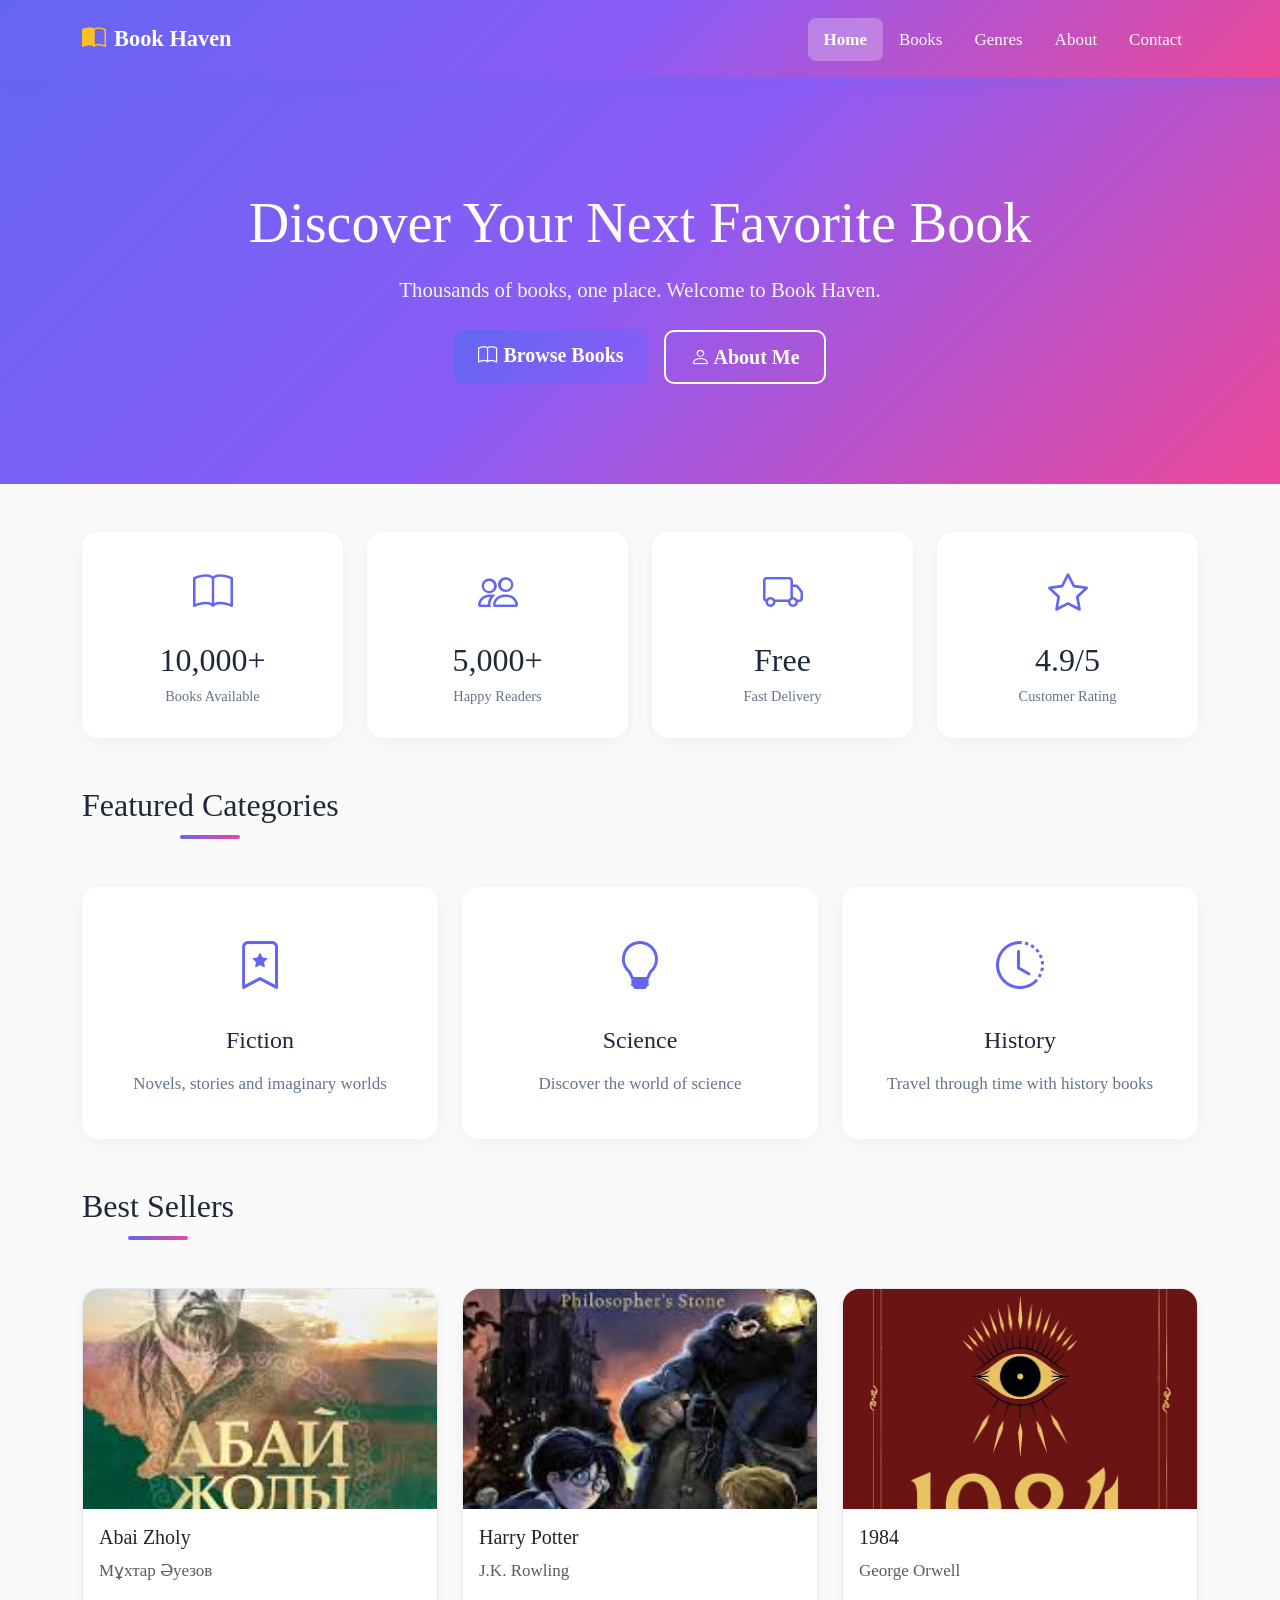
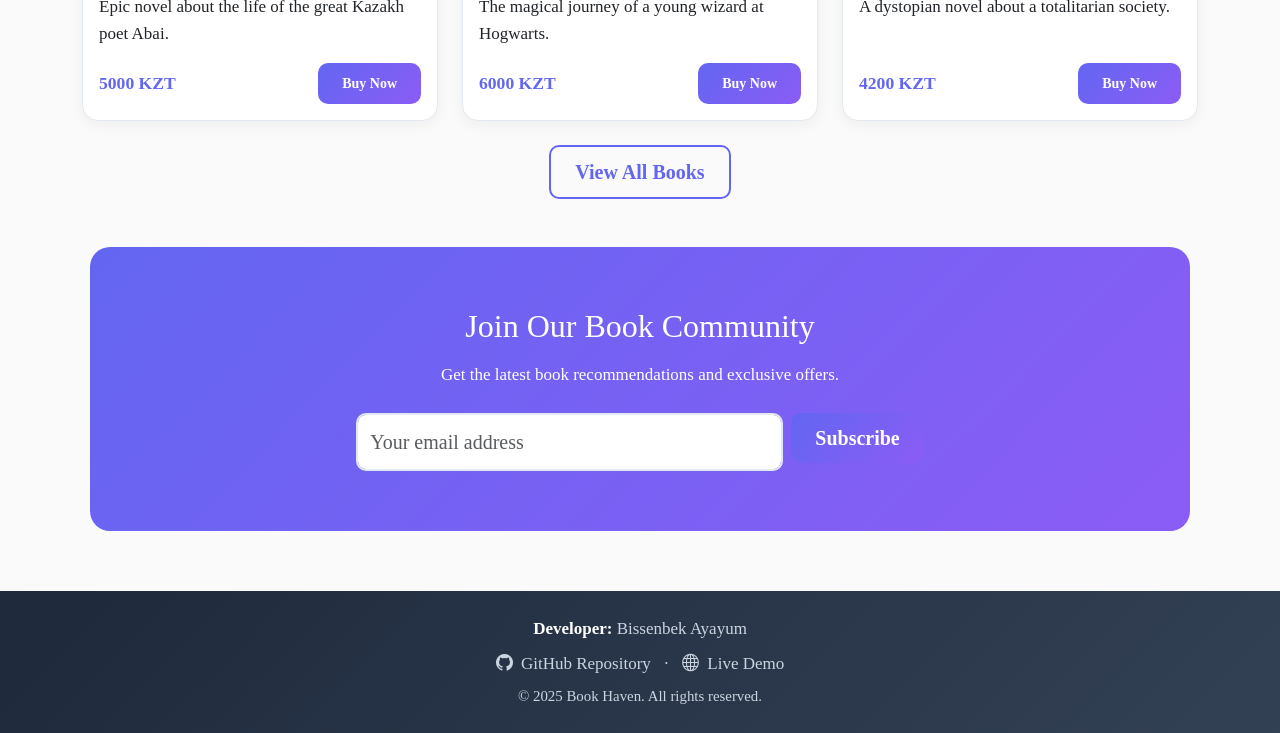
<file: index.html>
<!DOCTYPE html>
<html lang="en">
<head>
    <meta charset="UTF-8">
    <meta name="viewport" content="width=device-width, initial-scale=1.0">
    <title>Book Haven — Your Online Bookstore</title>
    <link href="https://cdn.jsdelivr.net/npm/bootstrap@5.3.3/dist/css/bootstrap.min.css" rel="stylesheet">
    <link rel="stylesheet" href="https://cdn.jsdelivr.net/npm/bootstrap-icons@1.11.3/font/bootstrap-icons.min.css">
    <link rel="stylesheet" href="css/style.css">
</head>
<body>

    <nav class="navbar navbar-expand-lg navbar-dark navbar-custom fixed-top" aria-label="Main navigation">
        <div class="container">
            <a class="navbar-brand d-flex align-items-center gap-2" href="index.html">
                <i class="bi bi-book-half brand-icon"></i>
                <span>Book Haven</span>
            </a>
            <button class="navbar-toggler" type="button" data-bs-toggle="collapse" data-bs-target="#mainNavbar">
                <span class="navbar-toggler-icon"></span>
            </button>
            <div class="collapse navbar-collapse" id="mainNavbar">
                <ul class="navbar-nav ms-auto mb-2 mb-lg-0">
                    <li class="nav-item"><a class="nav-link active" href="index.html">Home</a></li>
                    <li class="nav-item"><a class="nav-link" href="books.html">Books</a></li>
                    <li class="nav-item"><a class="nav-link" href="genres.html">Genres</a></li>
                    <li class="nav-item"><a class="nav-link" href="about.html">About</a></li>
                    <li class="nav-item"><a class="nav-link" href="contact.html">Contact</a></li>
                </ul>
            </div>
        </div>
    </nav>

    <header class="hero-section text-center">
        <div class="container">
            <h1 class="hero-title mb-3">Discover Your Next Favorite Book</h1>
            <p class="hero-subtitle mb-4">Thousands of books, one place. Welcome to Book Haven.</p>
            <div class="d-flex gap-3 justify-content-center flex-wrap">
                <a href="books.html" class="btn btn-primary btn-lg">
                    <i class="bi bi-book"></i> Browse Books
                </a>
                <a href="about.html" class="btn btn-outline-light btn-lg">
                    <i class="bi bi-person"></i> About Me
                </a>
            </div>
        </div>
    </header>

    <section class="container my-5">
        <div class="row row-cols-1 row-cols-md-2 row-cols-lg-4 g-4 text-center">
            <div class="col">
                <div class="stat-card">
                    <i class="bi bi-book stat-icon"></i>
                    <h3 class="stat-number">10,000+</h3>
                    <p class="stat-label">Books Available</p>
                </div>
            </div>
            <div class="col">
                <div class="stat-card">
                    <i class="bi bi-people stat-icon"></i>
                    <h3 class="stat-number">5,000+</h3>
                    <p class="stat-label">Happy Readers</p>
                </div>
            </div>
            <div class="col">
                <div class="stat-card">
                    <i class="bi bi-truck stat-icon"></i>
                    <h3 class="stat-number">Free</h3>
                    <p class="stat-label">Fast Delivery</p>
                </div>
            </div>
            <div class="col">
                <div class="stat-card">
                    <i class="bi bi-star stat-icon"></i>
                    <h3 class="stat-number">4.9/5</h3>
                    <p class="stat-label">Customer Rating</p>
                </div>
            </div>
        </div>
    </section>

    <section class="container my-5">
        <h2 class="section-title text-center mb-5">Featured Categories</h2>
        <div class="row row-cols-1 row-cols-md-3 g-4">
            <div class="col">
                <a href="books.html" class="text-decoration-none">
                    <div class="category-card">
                        <i class="bi bi-bookmark-star category-icon"></i>
                        <h4>Fiction</h4>
                        <p>Novels, stories and imaginary worlds</p>
                    </div>
                </a>
            </div>
            <div class="col">
                <a href="books.html" class="text-decoration-none">
                    <div class="category-card">
                        <i class="bi bi-lightbulb category-icon"></i>
                        <h4>Science</h4>
                        <p>Discover the world of science</p>
                    </div>
                </a>
            </div>
            <div class="col">
                <a href="books.html" class="text-decoration-none">
                    <div class="category-card">
                        <i class="bi bi-clock-history category-icon"></i>
                        <h4>History</h4>
                        <p>Travel through time with history books</p>
                    </div>
                </a>
            </div>
        </div>
    </section>

    <section class="container my-5">
        <h2 class="section-title text-center mb-5">Best Sellers</h2>
        <div class="row row-cols-1 row-cols-md-3 g-4">
            <div class="col">
                <div class="card book-card h-100">
                    <img src="images/book1.jpg" class="card-img-top" alt="Abai Zholy">
                    <div class="card-body d-flex flex-column">
                        <h5 class="card-title">Abai Zholy</h5>
                        <p class="text-muted mb-2">Мұхтар Әуезов</p>
                        <p class="card-text flex-grow-1">Epic novel about the life of the great Kazakh poet Abai.</p>
                        <div class="d-flex justify-content-between align-items-center">
                            <span class="price">5000 KZT</span>
                            <button class="btn btn-primary btn-sm">Buy Now</button>
                        </div>
                    </div>
                </div>
            </div>
            <div class="col">
                <div class="card book-card h-100">
                    <img src="images/book2.jpg" class="card-img-top" alt="Harry Potter">
                    <div class="card-body d-flex flex-column">
                        <h5 class="card-title">Harry Potter</h5>
                        <p class="text-muted mb-2">J.K. Rowling</p>
                        <p class="card-text flex-grow-1">The magical journey of a young wizard at Hogwarts.</p>
                        <div class="d-flex justify-content-between align-items-center">
                            <span class="price">6000 KZT</span>
                            <button class="btn btn-primary btn-sm">Buy Now</button>
                        </div>
                    </div>
                </div>
            </div>
            <div class="col">
                <div class="card book-card h-100">
                    <img src="images/book3.jpg" class="card-img-top" alt="1984">
                    <div class="card-body d-flex flex-column">
                        <h5 class="card-title">1984</h5>
                        <p class="text-muted mb-2">George Orwell</p>
                        <p class="card-text flex-grow-1">A dystopian novel about a totalitarian society.</p>
                        <div class="d-flex justify-content-between align-items-center">
                            <span class="price">4200 KZT</span>
                            <button class="btn btn-primary btn-sm">Buy Now</button>
                        </div>
                    </div>
                </div>
            </div>
        </div>
        <div class="text-center mt-4">
            <a href="books.html" class="btn btn-outline-primary btn-lg">View All Books</a>
        </div>
    </section>

    <section class="cta-section text-center my-5">
        <div class="container">
            <h2 class="mb-3">Join Our Book Community</h2>
            <p class="mb-4">Get the latest book recommendations and exclusive offers.</p>
            <form class="row g-2 justify-content-center" onsubmit="event.preventDefault(); alert('Thanks for subscribing!');">
                <div class="col-12 col-md-5">
                    <input type="email" class="form-control form-control-lg" placeholder="Your email address" required>
                </div>
                <div class="col-12 col-md-auto">
                    <button type="submit" class="btn btn-primary btn-lg w-100">Subscribe</button>
                </div>
            </form>
        </div>
    </section>

   <footer class="footer-custom text-center py-4">
    <div class="container">
        <p class="mb-2"><strong>Developer:</strong> Bissenbek Ayayum</p>
        <p class="mb-2">
            <a href="https://github.com/abisenbeekk/web-assignment1-book-haven" 
               target="_blank" 
               rel="noopener noreferrer" 
               class="footer-link">
                <i class="bi bi-github"></i> GitHub Repository
            </a>
            &nbsp;·&nbsp;
            <a href="https://abisenbeekk.github.io/web-assignment1-book-haven/" 
               target="_blank" 
               rel="noopener noreferrer" 
               class="footer-link">
                <i class="bi bi-globe"></i> Live Demo
            </a>
        </p>
        <p class="mb-0 small">&copy; 2025 Book Haven. All rights reserved.</p>
    </div>
</footer>

    <script src="https://cdn.jsdelivr.net/npm/bootstrap@5.3.3/dist/js/bootstrap.bundle.min.js"></script>
</body>
</html>
</file>
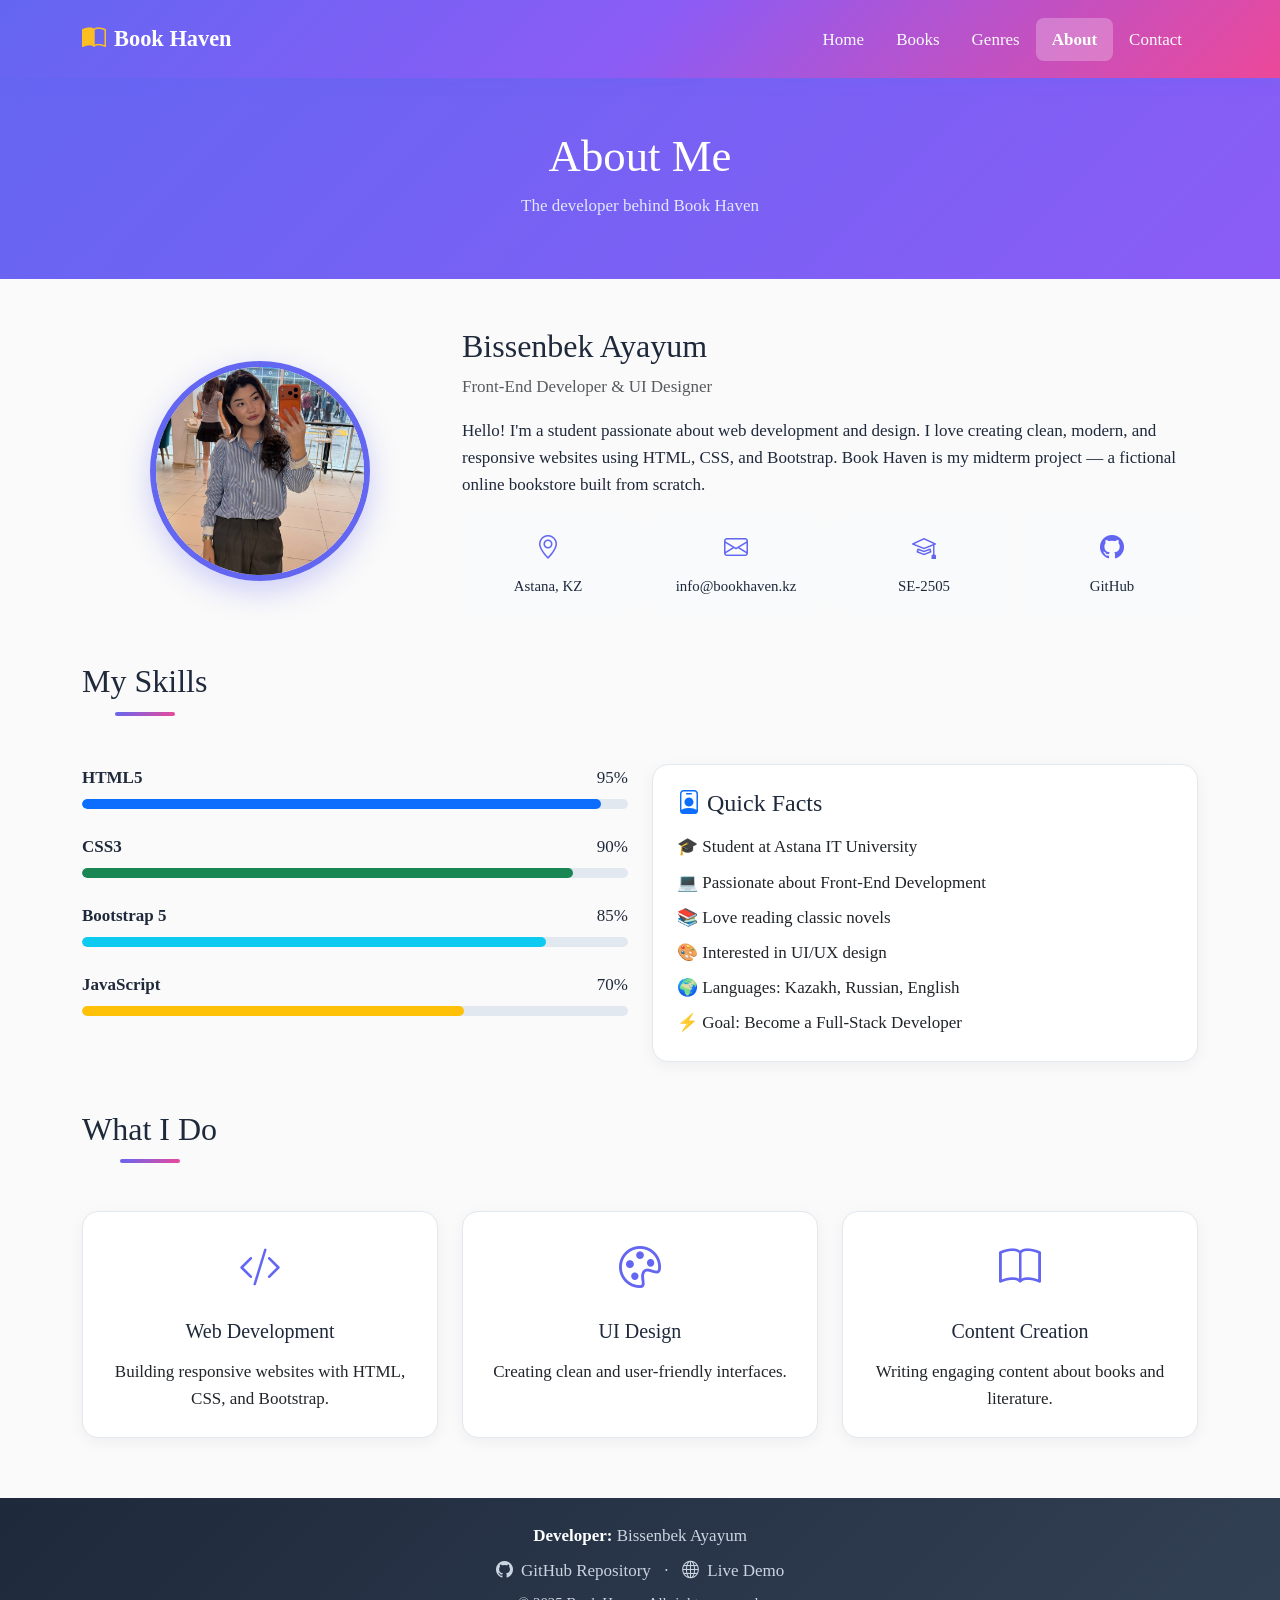
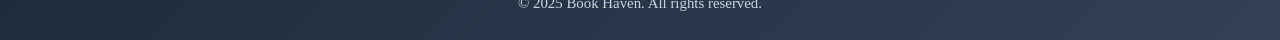
<file: about.html>
<!DOCTYPE html>
<html lang="en">
<head>
    <meta charset="UTF-8">
    <meta name="viewport" content="width=device-width, initial-scale=1.0">
    <title>About — Book Haven</title>
    <link href="https://cdn.jsdelivr.net/npm/bootstrap@5.3.3/dist/css/bootstrap.min.css" rel="stylesheet">
    <link rel="stylesheet" href="https://cdn.jsdelivr.net/npm/bootstrap-icons@1.11.3/font/bootstrap-icons.min.css">
    <link rel="stylesheet" href="css/style.css">
</head>
<body>

    <nav class="navbar navbar-expand-lg navbar-dark navbar-custom fixed-top" aria-label="Main navigation">
        <div class="container">
            <a class="navbar-brand d-flex align-items-center gap-2" href="index.html">
                <i class="bi bi-book-half brand-icon"></i>
                <span>Book Haven</span>
            </a>
            <button class="navbar-toggler" type="button" data-bs-toggle="collapse" data-bs-target="#mainNavbar">
                <span class="navbar-toggler-icon"></span>
            </button>
            <div class="collapse navbar-collapse" id="mainNavbar">
                <ul class="navbar-nav ms-auto mb-2 mb-lg-0">
                    <li class="nav-item"><a class="nav-link" href="index.html">Home</a></li>
                    <li class="nav-item"><a class="nav-link" href="books.html">Books</a></li>
                    <li class="nav-item"><a class="nav-link" href="genres.html">Genres</a></li>
                    <li class="nav-item"><a class="nav-link active" href="about.html">About</a></li>
                    <li class="nav-item"><a class="nav-link" href="contact.html">Contact</a></li>
                </ul>
            </div>
        </div>
    </nav>

    <header class="page-header text-center">
        <div class="container">
            <h1 class="mb-2">About Me</h1>
            <p class="mb-0">The developer behind Book Haven</p>
        </div>
    </header>

    <section class="container my-5">
        <div class="row g-4 align-items-center">
            <div class="col-12 col-lg-4 text-center">
                <img src="images/profile.jpg" alt="Bissenbek Ayayum" class="profile-photo">
            </div>
            <div class="col-12 col-lg-8">
                <h2 class="mb-2">Bissenbek Ayayum</h2>
                <p class="text-muted mb-3">Front-End Developer &amp; UI Designer</p>
                <p class="mb-3">
                    Hello! I'm a student passionate about web development and design.
                    I love creating clean, modern, and responsive websites using HTML, CSS, and Bootstrap.
                    Book Haven is my midterm project — a fictional online bookstore built from scratch.
                </p>
                <div class="row g-3">
                    <div class="col-6 col-md-3">
                        <div class="info-box">
                            <i class="bi bi-geo-alt"></i>
                            <p class="mb-0 small">Astana, KZ</p>
                        </div>
                    </div>
                    <div class="col-6 col-md-3">
                        <div class="info-box">
                            <i class="bi bi-envelope"></i>
                            <p class="mb-0 small">info@bookhaven.kz</p>
                        </div>
                    </div>
                    <div class="col-6 col-md-3">
                        <div class="info-box">
                            <i class="bi bi-mortarboard"></i>
                            <p class="mb-0 small">SE-2505</p>
                        </div>
                    </div>
                    <div class="col-6 col-md-3">
                        <div class="info-box">
                            <i class="bi bi-github"></i>
                            <p class="mb-0 small">GitHub</p>
                        </div>
                    </div>
                </div>
            </div>
        </div>
    </section>

    <section class="container my-5">
        <h2 class="section-title text-center mb-5">My Skills</h2>
        <div class="row g-4">
            <div class="col-12 col-md-6">
                <div class="skill-item mb-4">
                    <div class="d-flex justify-content-between mb-2">
                        <span><strong>HTML5</strong></span>
                        <span>95%</span>
                    </div>
                    <div class="progress">
                        <div class="progress-bar bg-primary" style="width: 95%"></div>
                    </div>
                </div>
                <div class="skill-item mb-4">
                    <div class="d-flex justify-content-between mb-2">
                        <span><strong>CSS3</strong></span>
                        <span>90%</span>
                    </div>
                    <div class="progress">
                        <div class="progress-bar bg-success" style="width: 90%"></div>
                    </div>
                </div>
                <div class="skill-item mb-4">
                    <div class="d-flex justify-content-between mb-2">
                        <span><strong>Bootstrap 5</strong></span>
                        <span>85%</span>
                    </div>
                    <div class="progress">
                        <div class="progress-bar bg-info" style="width: 85%"></div>
                    </div>
                </div>
                <div class="skill-item">
                    <div class="d-flex justify-content-between mb-2">
                        <span><strong>JavaScript</strong></span>
                        <span>70%</span>
                    </div>
                    <div class="progress">
                        <div class="progress-bar bg-warning" style="width: 70%"></div>
                    </div>
                </div>
            </div>
            <div class="col-12 col-md-6">
                <div class="card h-100 p-4">
                    <h4 class="mb-3"><i class="bi bi-person-badge text-primary"></i> Quick Facts</h4>
                    <ul class="list-unstyled mb-0">
                        <li class="mb-2">🎓 Student at Astana IT University</li>
                        <li class="mb-2">💻 Passionate about Front-End Development</li>
                        <li class="mb-2">📚 Love reading classic novels</li>
                        <li class="mb-2">🎨 Interested in UI/UX design</li>
                        <li class="mb-2">🌍 Languages: Kazakh, Russian, English</li>
                        <li class="mb-0">⚡ Goal: Become a Full-Stack Developer</li>
                    </ul>
                </div>
            </div>
        </div>
    </section>

    <section class="container my-5">
        <h2 class="section-title text-center mb-5">What I Do</h2>
        <div class="row row-cols-1 row-cols-md-3 g-4">
            <div class="col">
                <div class="card h-100 text-center p-4">
                    <div class="service-icon mb-3"><i class="bi bi-code-slash"></i></div>
                    <h5>Web Development</h5>
                    <p class="mb-0">Building responsive websites with HTML, CSS, and Bootstrap.</p>
                </div>
            </div>
            <div class="col">
                <div class="card h-100 text-center p-4">
                    <div class="service-icon mb-3"><i class="bi bi-palette"></i></div>
                    <h5>UI Design</h5>
                    <p class="mb-0">Creating clean and user-friendly interfaces.</p>
                </div>
            </div>
            <div class="col">
                <div class="card h-100 text-center p-4">
                    <div class="service-icon mb-3"><i class="bi bi-book"></i></div>
                    <h5>Content Creation</h5>
                    <p class="mb-0">Writing engaging content about books and literature.</p>
                </div>
            </div>
        </div>
    </section>

    <footer class="footer-custom text-center py-4">
        <div class="container">
            <p class="mb-2"><strong>Developer:</strong> Bissenbek Ayayum</p>
            <p class="mb-2">
                <a href="https://github.com/abisenbeekk/web-assignment1-book-haven" 
                   target="_blank" 
                   rel="noopener noreferrer" 
                   class="footer-link">
                    <i class="bi bi-github"></i> GitHub Repository
                </a>
                &nbsp;·&nbsp;
                <a href="https://abisenbeekk.github.io/web-assignment1-book-haven/" 
                   target="_blank" 
                   rel="noopener noreferrer" 
                   class="footer-link">
                    <i class="bi bi-globe"></i> Live Demo
                </a>
            </p>
            <p class="mb-0 small">&copy; 2025 Book Haven. All rights reserved.</p>
        </div>
    </footer>

    <script src="https://cdn.jsdelivr.net/npm/bootstrap@5.3.3/dist/js/bootstrap.bundle.min.js"></script>
</body>
</html>
</file>
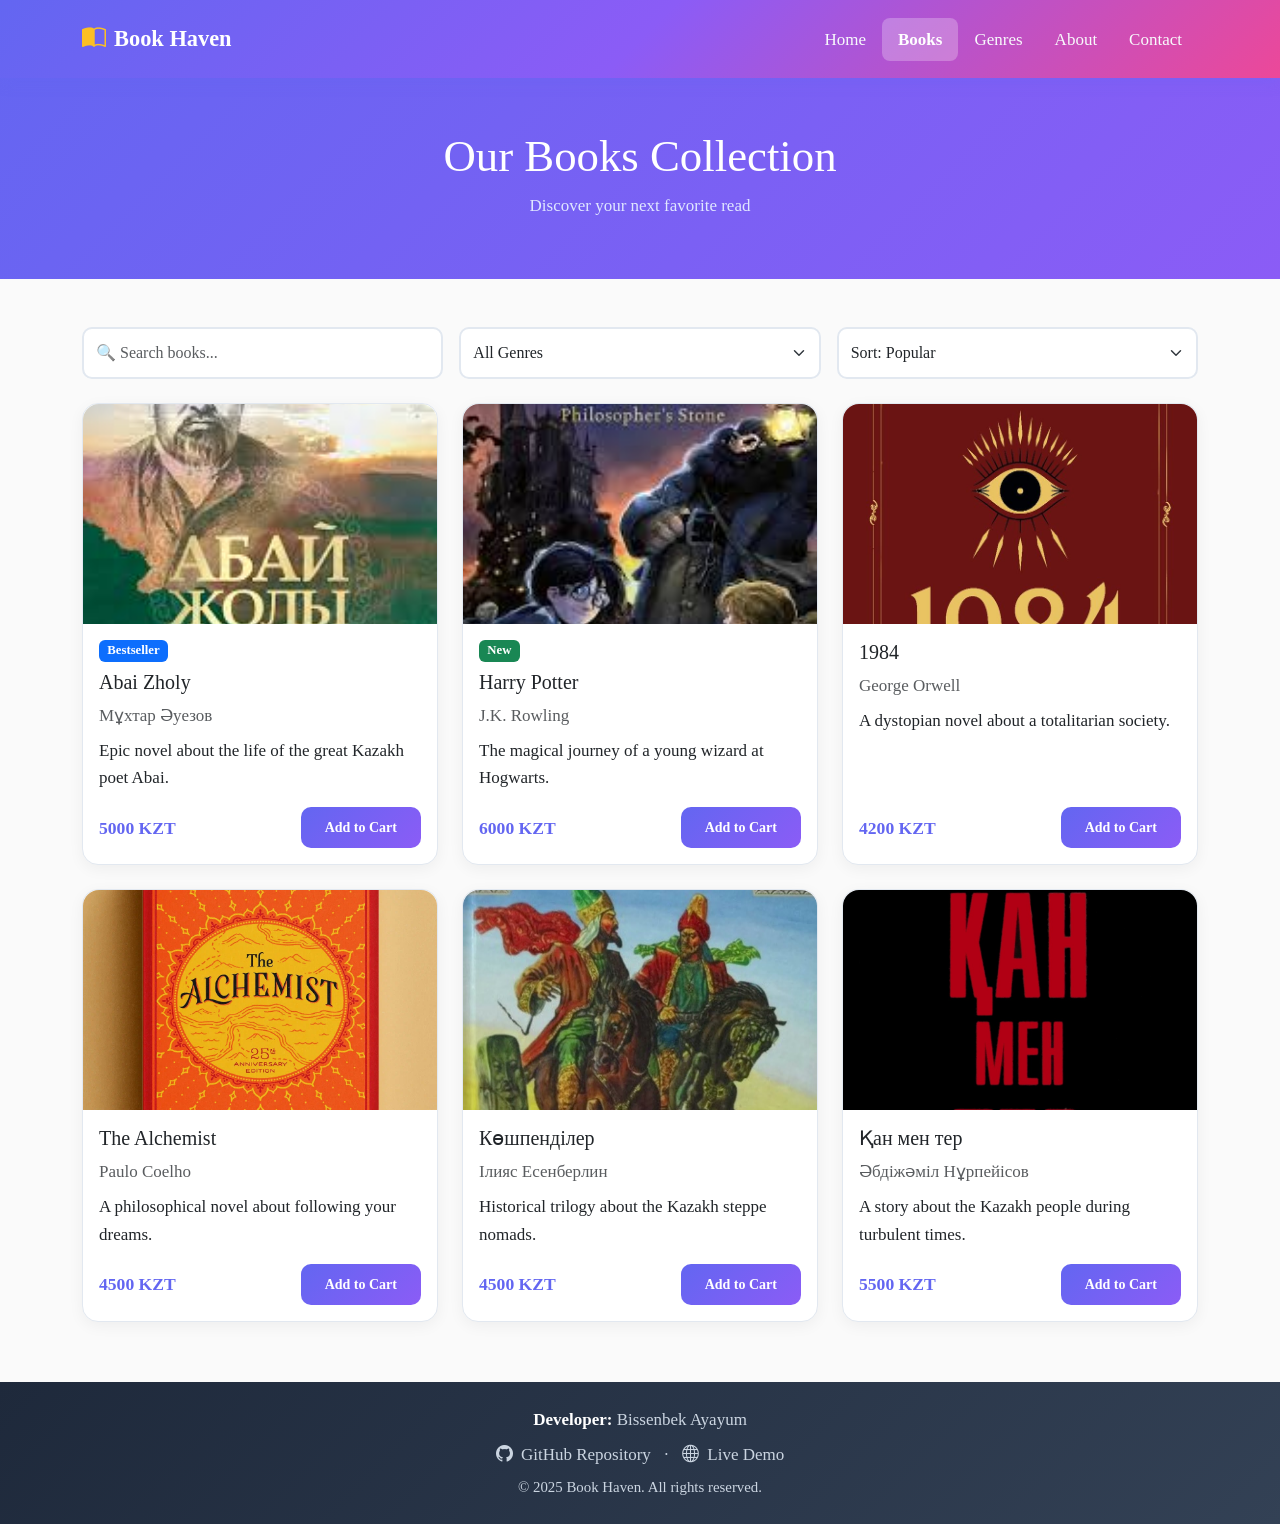
<file: books.html>
<!DOCTYPE html>
<html lang="en">
<head>
    <meta charset="UTF-8">
    <meta name="viewport" content="width=device-width, initial-scale=1.0">
    <title>Books — Book Haven</title>
    <link href="https://cdn.jsdelivr.net/npm/bootstrap@5.3.3/dist/css/bootstrap.min.css" rel="stylesheet">
    <link rel="stylesheet" href="https://cdn.jsdelivr.net/npm/bootstrap-icons@1.11.3/font/bootstrap-icons.min.css">
    <link rel="stylesheet" href="css/style.css">
</head>
<body>

    <nav class="navbar navbar-expand-lg navbar-dark navbar-custom fixed-top" aria-label="Main navigation">
        <div class="container">
            <a class="navbar-brand d-flex align-items-center gap-2" href="index.html">
                <i class="bi bi-book-half brand-icon"></i>
                <span>Book Haven</span>
            </a>
            <button class="navbar-toggler" type="button" data-bs-toggle="collapse" data-bs-target="#mainNavbar">
                <span class="navbar-toggler-icon"></span>
            </button>
            <div class="collapse navbar-collapse" id="mainNavbar">
                <ul class="navbar-nav ms-auto mb-2 mb-lg-0">
                    <li class="nav-item"><a class="nav-link" href="index.html">Home</a></li>
                    <li class="nav-item"><a class="nav-link active" href="books.html">Books</a></li>
                    <li class="nav-item"><a class="nav-link" href="genres.html">Genres</a></li>
                    <li class="nav-item"><a class="nav-link" href="about.html">About</a></li>
                    <li class="nav-item"><a class="nav-link" href="contact.html">Contact</a></li>
                </ul>
            </div>
        </div>
    </nav>

    <header class="page-header text-center">
        <div class="container">
            <h1 class="mb-2">Our Books Collection</h1>
            <p class="mb-0">Discover your next favorite read</p>
        </div>
    </header>

    <section class="container my-5">
        <div class="row g-3 mb-4">
            <div class="col-12 col-md-6 col-lg-4">
                <input type="text" class="form-control" placeholder="🔍 Search books...">
            </div>
            <div class="col-12 col-md-6 col-lg-4">
                <select class="form-select">
                    <option>All Genres</option>
                    <option>Fiction</option>
                    <option>Science</option>
                    <option>History</option>
                    <option>Biography</option>
                </select>
            </div>
            <div class="col-12 col-lg-4">
                <select class="form-select">
                    <option>Sort: Popular</option>
                    <option>Price: Low to High</option>
                    <option>Price: High to Low</option>
                    <option>Newest First</option>
                </select>
            </div>
        </div>

        <div class="row row-cols-1 row-cols-md-2 row-cols-lg-3 g-4">
            <div class="col">
                <div class="card book-card h-100">
                    <img src="images/book1.jpg" class="card-img-top" alt="Abai Zholy">
                    <div class="card-body d-flex flex-column">
                        <span class="badge bg-primary mb-2 align-self-start">Bestseller</span>
                        <h5 class="card-title">Abai Zholy</h5>
                        <p class="text-muted mb-2">Мұхтар Әуезов</p>
                        <p class="card-text flex-grow-1">Epic novel about the life of the great Kazakh poet Abai.</p>
                        <div class="d-flex justify-content-between align-items-center">
                            <span class="price">5000 KZT</span>
                            <button class="btn btn-primary btn-sm">Add to Cart</button>
                        </div>
                    </div>
                </div>
            </div>
            <div class="col">
                <div class="card book-card h-100">
                    <img src="images/book2.jpg" class="card-img-top" alt="Harry Potter">
                    <div class="card-body d-flex flex-column">
                        <span class="badge bg-success mb-2 align-self-start">New</span>
                        <h5 class="card-title">Harry Potter</h5>
                        <p class="text-muted mb-2">J.K. Rowling</p>
                        <p class="card-text flex-grow-1">The magical journey of a young wizard at Hogwarts.</p>
                        <div class="d-flex justify-content-between align-items-center">
                            <span class="price">6000 KZT</span>
                            <button class="btn btn-primary btn-sm">Add to Cart</button>
                        </div>
                    </div>
                </div>
            </div>
            <div class="col">
                <div class="card book-card h-100">
                    <img src="images/book3.jpg" class="card-img-top" alt="1984">
                    <div class="card-body d-flex flex-column">
                        <h5 class="card-title">1984</h5>
                        <p class="text-muted mb-2">George Orwell</p>
                        <p class="card-text flex-grow-1">A dystopian novel about a totalitarian society.</p>
                        <div class="d-flex justify-content-between align-items-center">
                            <span class="price">4200 KZT</span>
                            <button class="btn btn-primary btn-sm">Add to Cart</button>
                        </div>
                    </div>
                </div>
            </div>
            <div class="col">
                <div class="card book-card h-100">
                    <img src="images/book4.jpg" class="card-img-top" alt="The Alchemist">
                    <div class="card-body d-flex flex-column">
                        <h5 class="card-title">The Alchemist</h5>
                        <p class="text-muted mb-2">Paulo Coelho</p>
                        <p class="card-text flex-grow-1">A philosophical novel about following your dreams.</p>
                        <div class="d-flex justify-content-between align-items-center">
                            <span class="price">4500 KZT</span>
                            <button class="btn btn-primary btn-sm">Add to Cart</button>
                        </div>
                    </div>
                </div>
            </div>
            <div class="col">
                <div class="card book-card h-100">
                    <img src="images/book5.jpg" class="card-img-top" alt="Koshpendiler">
                    <div class="card-body d-flex flex-column">
                        <h5 class="card-title">Көшпенділер</h5>
                        <p class="text-muted mb-2">Ілияс Есенберлин</p>
                        <p class="card-text flex-grow-1">Historical trilogy about the Kazakh steppe nomads.</p>
                        <div class="d-flex justify-content-between align-items-center">
                            <span class="price">4500 KZT</span>
                            <button class="btn btn-primary btn-sm">Add to Cart</button>
                        </div>
                    </div>
                </div>
            </div>
            <div class="col">
                <div class="card book-card h-100">
                    <img src="images/book6.jpg" class="card-img-top" alt="Qan men Ter">
                    <div class="card-body d-flex flex-column">
                        <h5 class="card-title">Қан мен тер</h5>
                        <p class="text-muted mb-2">Әбдіжәміл Нұрпейісов</p>
                        <p class="card-text flex-grow-1">A story about the Kazakh people during turbulent times.</p>
                        <div class="d-flex justify-content-between align-items-center">
                            <span class="price">5500 KZT</span>
                            <button class="btn btn-primary btn-sm">Add to Cart</button>
                        </div>
                    </div>
                </div>
            </div>
        </div>
    </section>

    <footer class="footer-custom text-center py-4">
    <div class="container">
        <p class="mb-2"><strong>Developer:</strong> Bissenbek Ayayum</p>
        <p class="mb-2">
            <a href="https://github.com/abisenbeekk/web-assignment1-book-haven" 
               target="_blank" 
               rel="noopener noreferrer" 
               class="footer-link">
                <i class="bi bi-github"></i> GitHub Repository
            </a>
            &nbsp;·&nbsp;
            <a href="https://abisenbeekk.github.io/web-assignment1-book-haven/" 
               target="_blank" 
               rel="noopener noreferrer" 
               class="footer-link">
                <i class="bi bi-globe"></i> Live Demo
            </a>
        </p>
        <p class="mb-0 small">&copy; 2025 Book Haven. All rights reserved.</p>
    </div>
</footer>

    <script src="https://cdn.jsdelivr.net/npm/bootstrap@5.3.3/dist/js/bootstrap.bundle.min.js"></script>
</body>
</html>
</file>
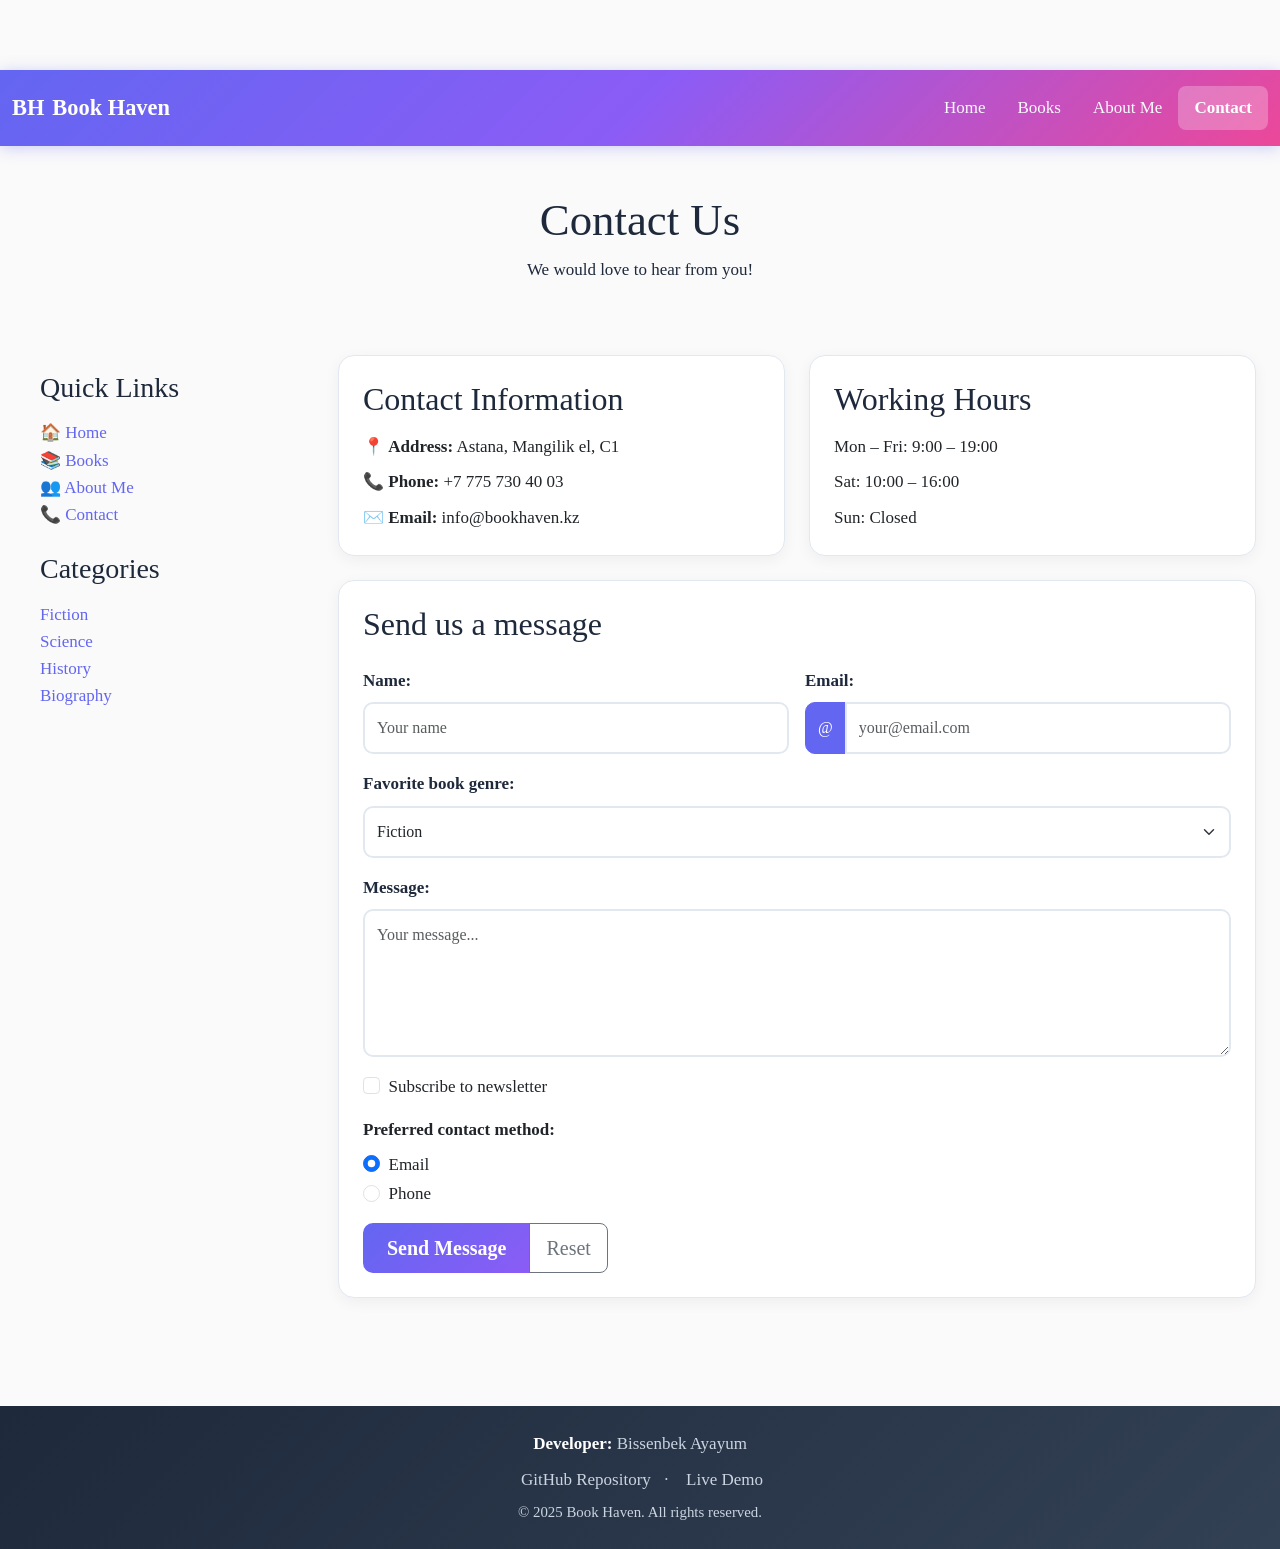
<file: contact.html>
<!DOCTYPE html>
<html lang="en">
<head>
    <meta charset="UTF-8">
    <meta name="viewport" content="width=device-width, initial-scale=1.0">
    <title>Contact - Book Haven</title>
    <link href="https://cdn.jsdelivr.net/npm/bootstrap@5.3.3/dist/css/bootstrap.min.css" rel="stylesheet">
    <link rel="stylesheet" href="css/style.css">
</head>
<body>

    <nav class="navbar navbar-expand-lg navbar-dark navbar-custom" aria-label="Main navigation">
        <div class="container-fluid">
            <a class="navbar-brand d-flex align-items-center gap-2" href="index.html">
                <span class="brand-bh">BH</span>
                <span>Book Haven</span>
            </a>
            <button class="navbar-toggler" type="button" data-bs-toggle="collapse" data-bs-target="#mainNavbar" aria-controls="mainNavbar" aria-expanded="false" aria-label="Toggle navigation">
                <span class="navbar-toggler-icon"></span>
            </button>
            <div class="collapse navbar-collapse" id="mainNavbar">
                <ul class="navbar-nav ms-auto mb-2 mb-lg-0">
                    <li class="nav-item"><a class="nav-link" href="index.html">Home</a></li>
                    <li class="nav-item"><a class="nav-link" href="books.html">Books</a></li>
                    <li class="nav-item"><a class="nav-link" href="team.html">About Me</a></li>
                    <li class="nav-item"><a class="nav-link active" aria-current="page" href="contact.html">Contact</a></li>
                </ul>
            </div>
        </div>
    </nav>

    <header id="main-header" class="text-center py-5">
        <h1 class="mb-2">Contact Us</h1>
        <p class="mb-0">We would love to hear from you!</p>
    </header>

    <div class="container-fluid px-3 px-md-4 py-4">
        <div class="row g-4">

            <aside class="col-12 col-lg-3">
                <div class="sidebar p-3">
                    <h3>Quick Links</h3>
                    <ul class="list-unstyled">
                        <li><a href="index.html">🏠 Home</a></li>
                        <li><a href="books.html">📚 Books</a></li>
                        <li><a href="team.html">👥 About Me</a></li>
                        <li><a href="contact.html">📞 Contact</a></li>
                    </ul>
                    <h3 class="mt-4">Categories</h3>
                    <ul class="list-unstyled mb-0">
                        <li><a href="#">Fiction</a></li>
                        <li><a href="#">Science</a></li>
                        <li><a href="#">History</a></li>
                        <li><a href="#">Biography</a></li>
                    </ul>
                </div>
            </aside>

            <main class="col-12 col-lg-9">

                <div class="row g-4 mb-4">
                    <div class="col-12 col-md-6">
                        <section class="card h-100 p-4">
                            <h2>Contact Information</h2>
                            <ul class="list-unstyled mb-0">
                                <li class="mb-2">📍 <strong>Address:</strong> Astana, Mangilik el, C1</li>
                                <li class="mb-2">📞 <strong>Phone:</strong> +7 775 730 40 03</li>
                                <li class="mb-0">✉️ <strong>Email:</strong> info@bookhaven.kz</li>
                            </ul>
                        </section>
                    </div>
                    <div class="col-12 col-md-6">
                        <section class="card h-100 p-4">
                            <h2>Working Hours</h2>
                            <ul class="list-unstyled mb-0">
                                <li class="mb-2">Mon – Fri: 9:00 – 19:00</li>
                                <li class="mb-2">Sat: 10:00 – 16:00</li>
                                <li class="mb-0">Sun: Closed</li>
                            </ul>
                        </section>
                    </div>
                </div>

                <section class="card p-4 mb-4">
                    <h2 class="mb-4">Send us a message</h2>
                    <form id="contact-form">
                        <div class="row g-3">
                            <div class="col-12 col-md-6">
                                <label for="nameInput" class="form-label">Name:</label>
                                <input type="text" class="form-control" id="nameInput" placeholder="Your name" required>
                            </div>
                            <div class="col-12 col-md-6">
                                <label for="emailInput" class="form-label">Email:</label>
                                <div class="input-group">
                                    <span class="input-group-text">@</span>
                                    <input type="email" class="form-control" id="emailInput" placeholder="your@email.com" required>
                                </div>
                            </div>
                        </div>

                        <div class="mb-3 mt-3">
                            <label for="genreSelect" class="form-label">Favorite book genre:</label>
                            <select class="form-select" id="genreSelect">
                                <option>Fiction</option>
                                <option>Science</option>
                                <option>History</option>
                                <option>Biography</option>
                                <option>Children's Books</option>
                            </select>
                        </div>

                        <div class="mb-3">
                            <label for="messageInput" class="form-label">Message:</label>
                            <textarea class="form-control" id="messageInput" rows="5" placeholder="Your message..." required></textarea>
                        </div>

                        <div class="mb-3 form-check">
                            <input type="checkbox" class="form-check-input" id="newsletterCheck">
                            <label class="form-check-label" for="newsletterCheck">Subscribe to newsletter</label>
                        </div>

                        <div class="mb-3">
                            <p class="mb-2"><strong>Preferred contact method:</strong></p>
                            <div class="form-check">
                                <input class="form-check-input" type="radio" name="contactMethod" id="radioEmail" checked>
                                <label class="form-check-label" for="radioEmail">Email</label>
                            </div>
                            <div class="form-check">
                                <input class="form-check-input" type="radio" name="contactMethod" id="radioPhone">
                                <label class="form-check-label" for="radioPhone">Phone</label>
                            </div>
                        </div>

                        <div class="btn-group" role="group" aria-label="Form buttons">
                            <button type="submit" class="btn btn-primary btn-lg">Send Message</button>
                            <button type="reset" class="btn btn-outline-secondary btn-lg">Reset</button>
                        </div>
                    </form>
                </section>

            </main>
        </div>
    </div>

  <footer class="footer-custom text-center py-4">
    <div class="container">
        <p class="mb-2"><strong>Developer:</strong> Bissenbek Ayayum</p>
        <p class="mb-2">
            <a href="https://github.com/abisenbeekk/web-assignment1-book-haven" 
               target="_blank" 
               rel="noopener noreferrer" 
               class="footer-link">
                <i class="bi bi-github"></i> GitHub Repository
            </a>
            &nbsp;·&nbsp;
            <a href="https://abisenbeekk.github.io/web-assignment1-book-haven/" 
               target="_blank" 
               rel="noopener noreferrer" 
               class="footer-link">
                <i class="bi bi-globe"></i> Live Demo
            </a>
        </p>
        <p class="mb-0 small">&copy; 2025 Book Haven. All rights reserved.</p>
    </div>
</footer>

    <script src="https://cdn.jsdelivr.net/npm/bootstrap@5.3.3/dist/js/bootstrap.bundle.min.js"></script>
</body>
</html>
</file>
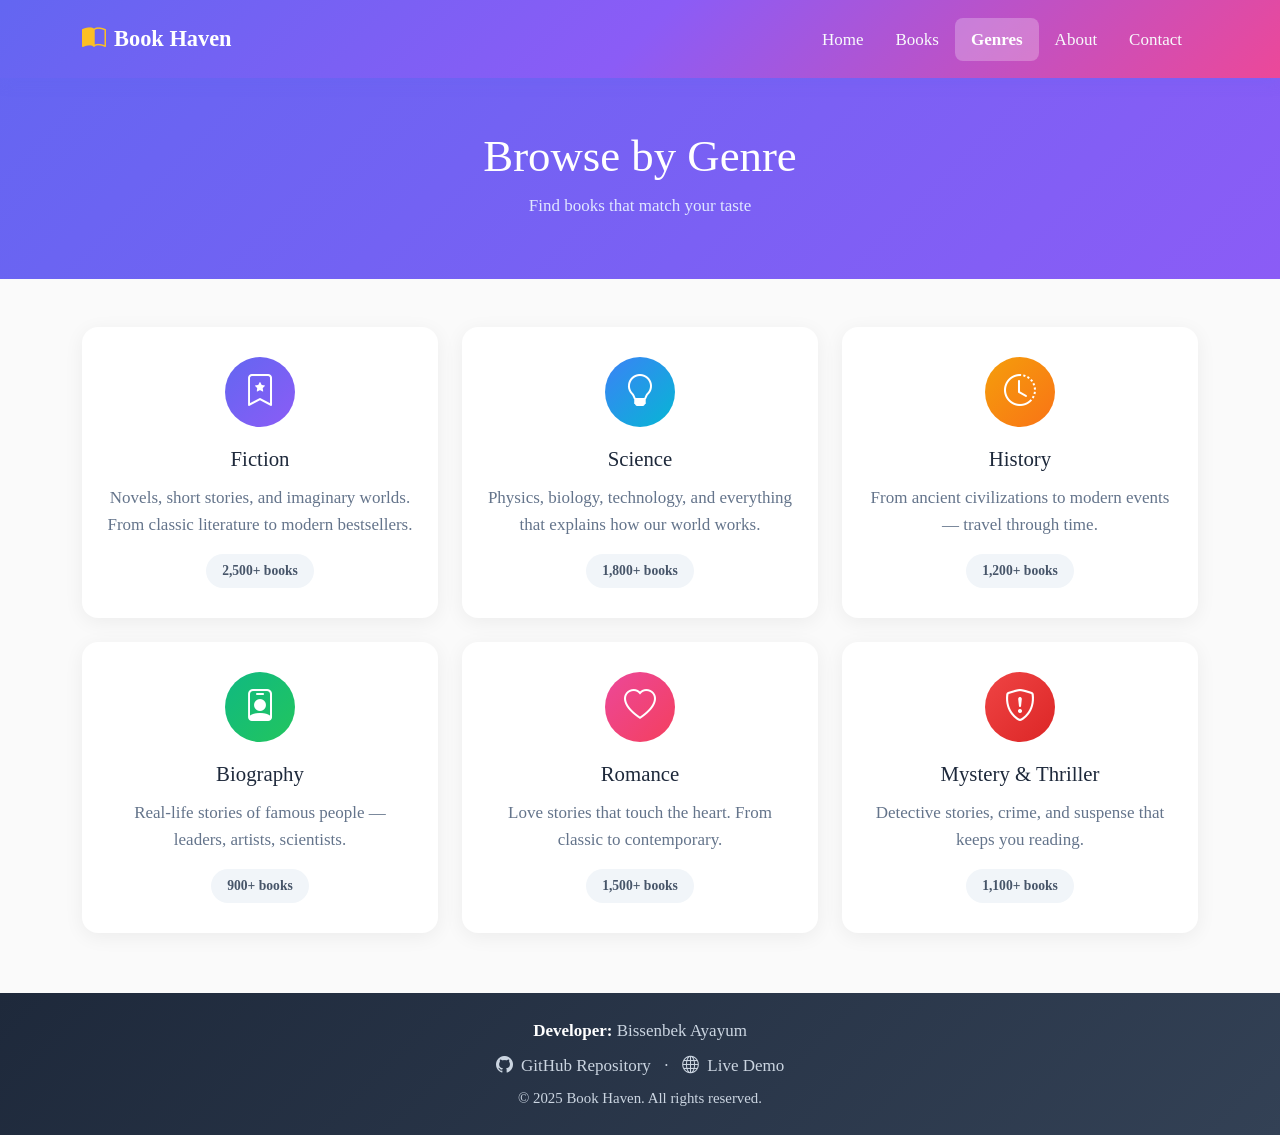
<file: genres.html>
<!DOCTYPE html>
<html lang="en">
<head>
    <meta charset="UTF-8">
    <meta name="viewport" content="width=device-width, initial-scale=1.0">
    <title>Genres — Book Haven</title>
    <link href="https://cdn.jsdelivr.net/npm/bootstrap@5.3.3/dist/css/bootstrap.min.css" rel="stylesheet">
    <link rel="stylesheet" href="https://cdn.jsdelivr.net/npm/bootstrap-icons@1.11.3/font/bootstrap-icons.min.css">
    <link rel="stylesheet" href="css/style.css">
</head>
<body>

    <nav class="navbar navbar-expand-lg navbar-dark navbar-custom fixed-top" aria-label="Main navigation">
        <div class="container">
            <a class="navbar-brand d-flex align-items-center gap-2" href="index.html">
                <i class="bi bi-book-half brand-icon"></i>
                <span>Book Haven</span>
            </a>
            <button class="navbar-toggler" type="button" data-bs-toggle="collapse" data-bs-target="#mainNavbar">
                <span class="navbar-toggler-icon"></span>
            </button>
            <div class="collapse navbar-collapse" id="mainNavbar">
                <ul class="navbar-nav ms-auto mb-2 mb-lg-0">
                    <li class="nav-item"><a class="nav-link" href="index.html">Home</a></li>
                    <li class="nav-item"><a class="nav-link" href="books.html">Books</a></li>
                    <li class="nav-item"><a class="nav-link active" href="genres.html">Genres</a></li>
                    <li class="nav-item"><a class="nav-link" href="about.html">About</a></li>
                    <li class="nav-item"><a class="nav-link" href="contact.html">Contact</a></li>
                </ul>
            </div>
        </div>
    </nav>

    <header class="page-header text-center">
        <div class="container">
            <h1 class="mb-2">Browse by Genre</h1>
            <p class="mb-0">Find books that match your taste</p>
        </div>
    </header>

    <section class="container my-5">
        <div class="row row-cols-1 row-cols-md-2 row-cols-lg-3 g-4">

            <div class="col">
                <div class="genre-detail-card">
                    <div class="genre-icon-wrap gradient-purple">
                        <i class="bi bi-bookmark-star"></i>
                    </div>
                    <h4>Fiction</h4>
                    <p>Novels, short stories, and imaginary worlds. From classic literature to modern bestsellers.</p>
                    <span class="badge-count">2,500+ books</span>
                </div>
            </div>

            <div class="col">
                <div class="genre-detail-card">
                    <div class="genre-icon-wrap gradient-blue">
                        <i class="bi bi-lightbulb"></i>
                    </div>
                    <h4>Science</h4>
                    <p>Physics, biology, technology, and everything that explains how our world works.</p>
                    <span class="badge-count">1,800+ books</span>
                </div>
            </div>

            <div class="col">
                <div class="genre-detail-card">
                    <div class="genre-icon-wrap gradient-amber">
                        <i class="bi bi-clock-history"></i>
                    </div>
                    <h4>History</h4>
                    <p>From ancient civilizations to modern events — travel through time.</p>
                    <span class="badge-count">1,200+ books</span>
                </div>
            </div>

            <div class="col">
                <div class="genre-detail-card">
                    <div class="genre-icon-wrap gradient-green">
                        <i class="bi bi-person-badge"></i>
                    </div>
                    <h4>Biography</h4>
                    <p>Real-life stories of famous people — leaders, artists, scientists.</p>
                    <span class="badge-count">900+ books</span>
                </div>
            </div>

            <div class="col">
                <div class="genre-detail-card">
                    <div class="genre-icon-wrap gradient-pink">
                        <i class="bi bi-heart"></i>
                    </div>
                    <h4>Romance</h4>
                    <p>Love stories that touch the heart. From classic to contemporary.</p>
                    <span class="badge-count">1,500+ books</span>
                </div>
            </div>

            <div class="col">
                <div class="genre-detail-card">
                    <div class="genre-icon-wrap gradient-red">
                        <i class="bi bi-shield-exclamation"></i>
                    </div>
                    <h4>Mystery &amp; Thriller</h4>
                    <p>Detective stories, crime, and suspense that keeps you reading.</p>
                    <span class="badge-count">1,100+ books</span>
                </div>
            </div>

        </div>
    </section>

       <footer class="footer-custom text-center py-4">
        <div class="container">
            <p class="mb-2"><strong>Developer:</strong> Bissenbek Ayayum</p>
            <p class="mb-2">
                <a href="https://github.com/abisenbeekk/web-assignment1-book-haven" 
                   target="_blank" 
                   rel="noopener noreferrer" 
                   class="footer-link">
                    <i class="bi bi-github"></i> GitHub Repository
                </a>
                &nbsp;·&nbsp;
                <a href="https://abisenbeekk.github.io/web-assignment1-book-haven/" 
                   target="_blank" 
                   rel="noopener noreferrer" 
                   class="footer-link">
                    <i class="bi bi-globe"></i> Live Demo
                </a>
            </p>
            <p class="mb-0 small">&copy; 2025 Book Haven. All rights reserved.</p>
        </div>
    </footer>

    <script src="https://cdn.jsdelivr.net/npm/bootstrap@5.3.3/dist/js/bootstrap.bundle.min.js"></script>
</body>
</html>

    <script src="https://cdn.jsdelivr.net/npm/bootstrap@5.3.3/dist/js/bootstrap.bundle.min.js"></script>
</body>
</html>
</file>
<file: css/style.css>
* {
    box-sizing: border-box;
}

body {
    font-family: 'Georgia', 'Segoe UI', serif;
    background-color: #fafafa;
    color: #1e293b;
    line-height: 1.6;
    font-size: 15px;
    padding-top: 70px;
}

h1, h2, h3, h4, h5 {
    color: #1e293b;
    font-family: 'Georgia', serif;
    margin-bottom: 15px;
}

a {
    text-decoration: none;
    color: #6366f1;
    transition: 0.3s;
}

a:hover {
    color: #ec4899;
}

@media (min-width: 768px) {
    body { font-size: 16px; }
    h1 { font-size: 2.2rem; }
    h2 { font-size: 1.7rem; }
}

@media (min-width: 1024px) {
    body { font-size: 17px; }
    h1 { font-size: 2.8rem; }
    h2 { font-size: 2rem; }
}

.navbar-custom {
    background: linear-gradient(135deg, #6366f1, #8b5cf6, #ec4899);
    box-shadow: 0 2px 15px rgba(99, 102, 241, 0.3);
    padding: 15px 0;
}

.brand-icon {
    font-size: 24px;
    color: #fbbf24;
}

.navbar-brand {
    font-family: 'Georgia', serif;
    font-weight: bold;
    color: #fff !important;
    font-size: 1.4rem;
}

.navbar-custom .nav-link {
    color: #f8fafc !important;
    padding: 8px 16px !important;
    border-radius: 8px;
    transition: all 0.3s ease;
    font-weight: 500;
}

.navbar-custom .nav-link:hover {
    background: rgba(255, 255, 255, 0.15);
    color: #fff !important;
    transform: translateY(-2px);
}

.navbar-custom .nav-link.active {
    background: rgba(255, 255, 255, 0.25);
    color: #fff !important;
    font-weight: bold;
}

.navbar-toggler {
    border-color: rgba(255, 255, 255, 0.4);
}

.navbar-toggler:focus {
    box-shadow: 0 0 0 0.2rem rgba(255, 255, 255, 0.3);
}

.hero-section {
    background: linear-gradient(135deg, #6366f1, #8b5cf6, #ec4899);
    color: white;
    padding: 120px 20px 100px;
    margin-top: -70px;
    padding-top: 190px;
}

.hero-title {
    color: white;
    font-size: 2.5rem;
    margin-bottom: 20px;
    font-family: 'Georgia', serif;
}

.hero-subtitle {
    color: #f1f5f9;
    font-size: 1.15rem;
    margin-bottom: 30px;
}

@media (min-width: 768px) {
    .hero-title { font-size: 3.5rem; }
    .hero-subtitle { font-size: 1.3rem; }
}

.page-header {
    background: linear-gradient(135deg, #6366f1, #8b5cf6);
    color: white;
    padding: 80px 20px 60px;
    margin-top: -70px;
    padding-top: 130px;
    margin-bottom: 40px;
}

.page-header h1 {
    color: white;
}

.page-header p {
    color: #e0e7ff;
}

.btn-primary {
    background: linear-gradient(135deg, #6366f1, #8b5cf6);
    border: none;
    border-radius: 10px;
    font-weight: 600;
    padding: 10px 24px;
    transition: all 0.3s;
}

.btn-primary:hover {
    background: linear-gradient(135deg, #4f46e5, #7c3aed);
    transform: translateY(-2px);
    box-shadow: 0 8px 20px rgba(99, 102, 241, 0.4);
}

.btn-outline-primary {
    color: #6366f1;
    border: 2px solid #6366f1;
    border-radius: 10px;
    font-weight: 600;
    padding: 10px 24px;
    transition: all 0.3s;
}

.btn-outline-primary:hover {
    background: #6366f1;
    border-color: #6366f1;
    color: #fff;
    transform: translateY(-2px);
}

.btn-outline-light {
    color: white;
    border: 2px solid white;
    border-radius: 10px;
    font-weight: 600;
    padding: 10px 24px;
}

.btn-outline-light:hover {
    background: white;
    color: #6366f1;
}

.btn-secondary {
    background: #64748b;
    border: none;
    border-radius: 10px;
}

.card {
    border-radius: 16px;
    border: 1px solid #e2e8f0;
    box-shadow: 0 4px 15px rgba(0, 0, 0, 0.05);
    transition: transform 0.3s, box-shadow 0.3s;
    background: white;
}

.card:hover {
    transform: translateY(-5px);
    box-shadow: 0 15px 35px rgba(0, 0, 0, 0.1);
}

.card-img-top {
    height: 220px;
    object-fit: cover;
    border-top-left-radius: 16px;
    border-top-right-radius: 16px;
}

.book-card .price {
    color: #6366f1;
    font-weight: bold;
    font-size: 1.1rem;
}

.stat-card {
    background: white;
    border-radius: 16px;
    padding: 30px 20px;
    box-shadow: 0 4px 20px rgba(0, 0, 0, 0.05);
    transition: transform 0.3s;
}

.stat-card:hover {
    transform: translateY(-5px);
}

.stat-icon {
    font-size: 40px;
    color: #6366f1;
    display: block;
    margin-bottom: 15px;
}

.stat-number {
    color: #1e293b;
    font-size: 2rem;
    margin-bottom: 5px;
}

.stat-label {
    color: #64748b;
    margin-bottom: 0;
    font-size: 0.9rem;
}

.category-card {
    background: white;
    border-radius: 16px;
    padding: 40px 25px;
    text-align: center;
    box-shadow: 0 4px 20px rgba(0, 0, 0, 0.05);
    transition: all 0.3s;
    height: 100%;
    border: 2px solid transparent;
}

.category-card:hover {
    transform: translateY(-8px);
    border-color: #6366f1;
    box-shadow: 0 15px 35px rgba(99, 102, 241, 0.15);
}

.category-icon {
    font-size: 48px;
    color: #6366f1;
    display: block;
    margin-bottom: 20px;
}

.category-card h4 {
    color: #1e293b;
}

.category-card p {
    color: #64748b;
    margin-bottom: 0;
}

.genre-detail-card {
    background: white;
    border-radius: 16px;
    padding: 30px 25px;
    text-align: center;
    box-shadow: 0 4px 20px rgba(0, 0, 0, 0.06);
    transition: transform 0.3s, box-shadow 0.3s;
    height: 100%;
}

.genre-detail-card:hover {
    transform: translateY(-8px);
    box-shadow: 0 15px 35px rgba(0, 0, 0, 0.12);
}

.genre-icon-wrap {
    width: 70px;
    height: 70px;
    border-radius: 50%;
    display: flex;
    align-items: center;
    justify-content: center;
    margin: 0 auto 20px;
    color: white;
    font-size: 32px;
}

.gradient-purple { background: linear-gradient(135deg, #6366f1, #8b5cf6); }
.gradient-blue { background: linear-gradient(135deg, #3b82f6, #06b6d4); }
.gradient-amber { background: linear-gradient(135deg, #f59e0b, #f97316); }
.gradient-green { background: linear-gradient(135deg, #10b981, #22c55e); }
.gradient-pink { background: linear-gradient(135deg, #ec4899, #f43f5e); }
.gradient-red { background: linear-gradient(135deg, #ef4444, #dc2626); }

.genre-detail-card h4 {
    color: #1e293b;
    margin-bottom: 12px;
    font-size: 1.3rem;
}

.genre-detail-card p {
    color: #64748b;
    margin-bottom: 16px;
}

.badge-count {
    display: inline-block;
    background: #f1f5f9;
    color: #475569;
    padding: 6px 16px;
    border-radius: 20px;
    font-size: 0.85rem;
    font-weight: 600;
}

.section-title {
    color: #1e293b;
    position: relative;
    display: inline-block;
    padding-bottom: 15px;
}

.section-title::after {
    content: '';
    position: absolute;
    bottom: 0;
    left: 50%;
    transform: translateX(-50%);
    width: 60px;
    height: 4px;
    background: linear-gradient(135deg, #6366f1, #ec4899);
    border-radius: 2px;
}

.cta-section {
    background: linear-gradient(135deg, #6366f1, #8b5cf6);
    color: white;
    padding: 60px 20px;
    border-radius: 20px;
    margin: 60px auto;
    max-width: 1100px;
}

.cta-section h2 {
    color: white;
}

.footer-custom {
    background: linear-gradient(135deg, #1e293b, #334155);
    color: #cbd5e1;
    margin-top: 60px;
}

.footer-custom a {
    color: #cbd5e1;
    margin: 0 5px;
}

.footer-custom a:hover {
    color: #fbbf24;
}

.footer-custom strong {
    color: #fff;
}

.profile-photo {
    width: 220px;
    height: 220px;
    border-radius: 50%;
    object-fit: cover;
    border: 6px solid #6366f1;
    box-shadow: 0 10px 30px rgba(99, 102, 241, 0.3);
}

.profile-img {
    width: 150px;
    height: 150px;
    border-radius: 50%;
    object-fit: cover;
    border: 4px solid #6366f1;
    display: block;
}

.info-box {
    background: #f8fafc;
    border-radius: 12px;
    padding: 15px;
    text-align: center;
    transition: all 0.3s;
    height: 100%;
}

.info-box:hover {
    background: #eef2ff;
    transform: translateY(-3px);
}

.info-box i {
    font-size: 24px;
    color: #6366f1;
    display: block;
    margin-bottom: 8px;
}

.service-icon {
    font-size: 42px;
    color: #6366f1;
}

.progress {
    height: 10px;
    border-radius: 5px;
    background-color: #e2e8f0;
}

.progress-bar {
    border-radius: 5px;
}

.form-control, .form-select {
    border: 2px solid #e2e8f0;
    border-radius: 10px;
    padding: 12px;
    transition: all 0.3s;
}

.form-control:focus, .form-select:focus {
    border-color: #6366f1;
    box-shadow: 0 0 0 4px rgba(99, 102, 241, 0.1);
}

.form-label {
    font-weight: 600;
    color: #1e293b;
}

.input-group-text {
    background-color: #6366f1;
    color: #fff;
    border-color: #6366f1;
    border-radius: 10px 0 0 10px;
}

.profile-photo {
    width: 220px;             
    height: 220px;            
    border-radius: 50%;         
    object-fit: cover;          
    border: 6px solid #6366f1;  
    box-shadow: 0 10px 30px rgba(99, 102, 241, 0.3);
}
.footer-link {
    color: #fbbf24;
    text-decoration: none;
    font-weight: 500;
    transition: color 0.3s;
}

.footer-link:hover {
    color: #fff;
    text-decoration: underline;
}

.footer-link i {
    margin-right: 4px;
}
</file>
